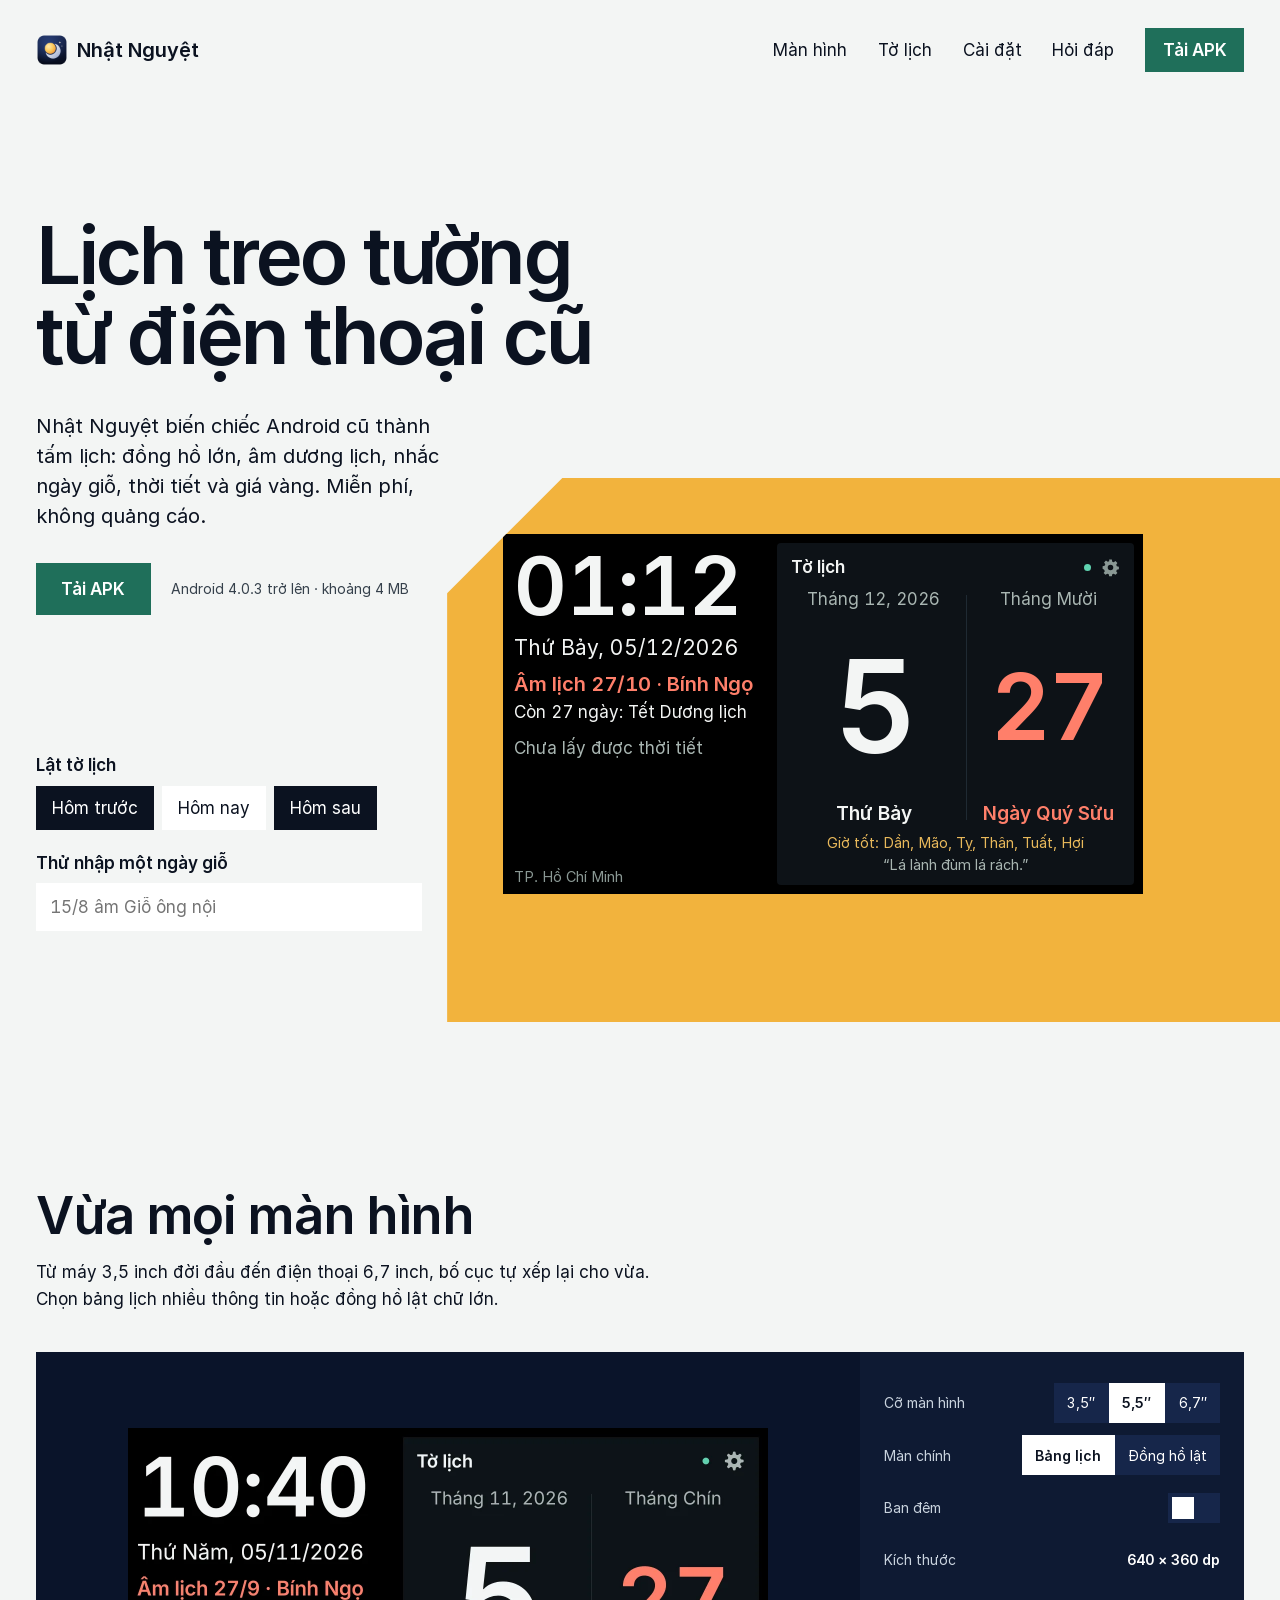
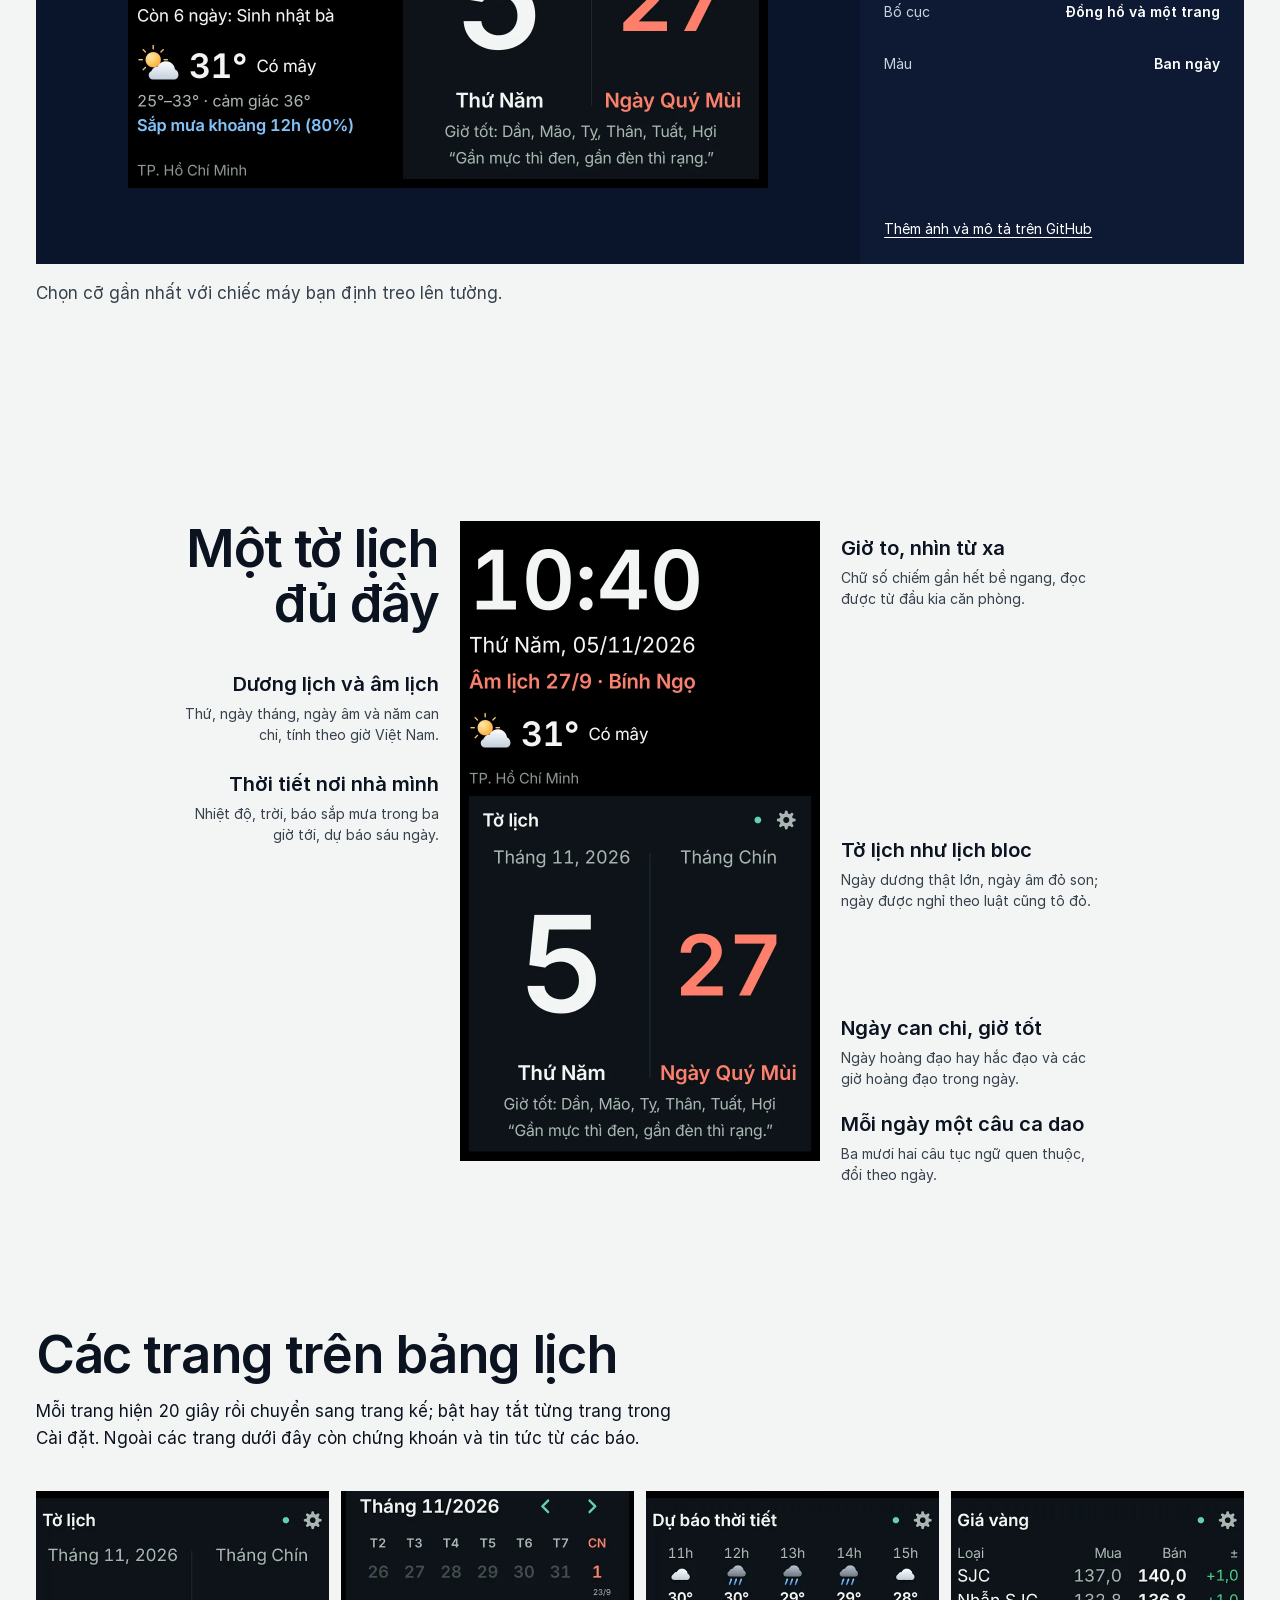
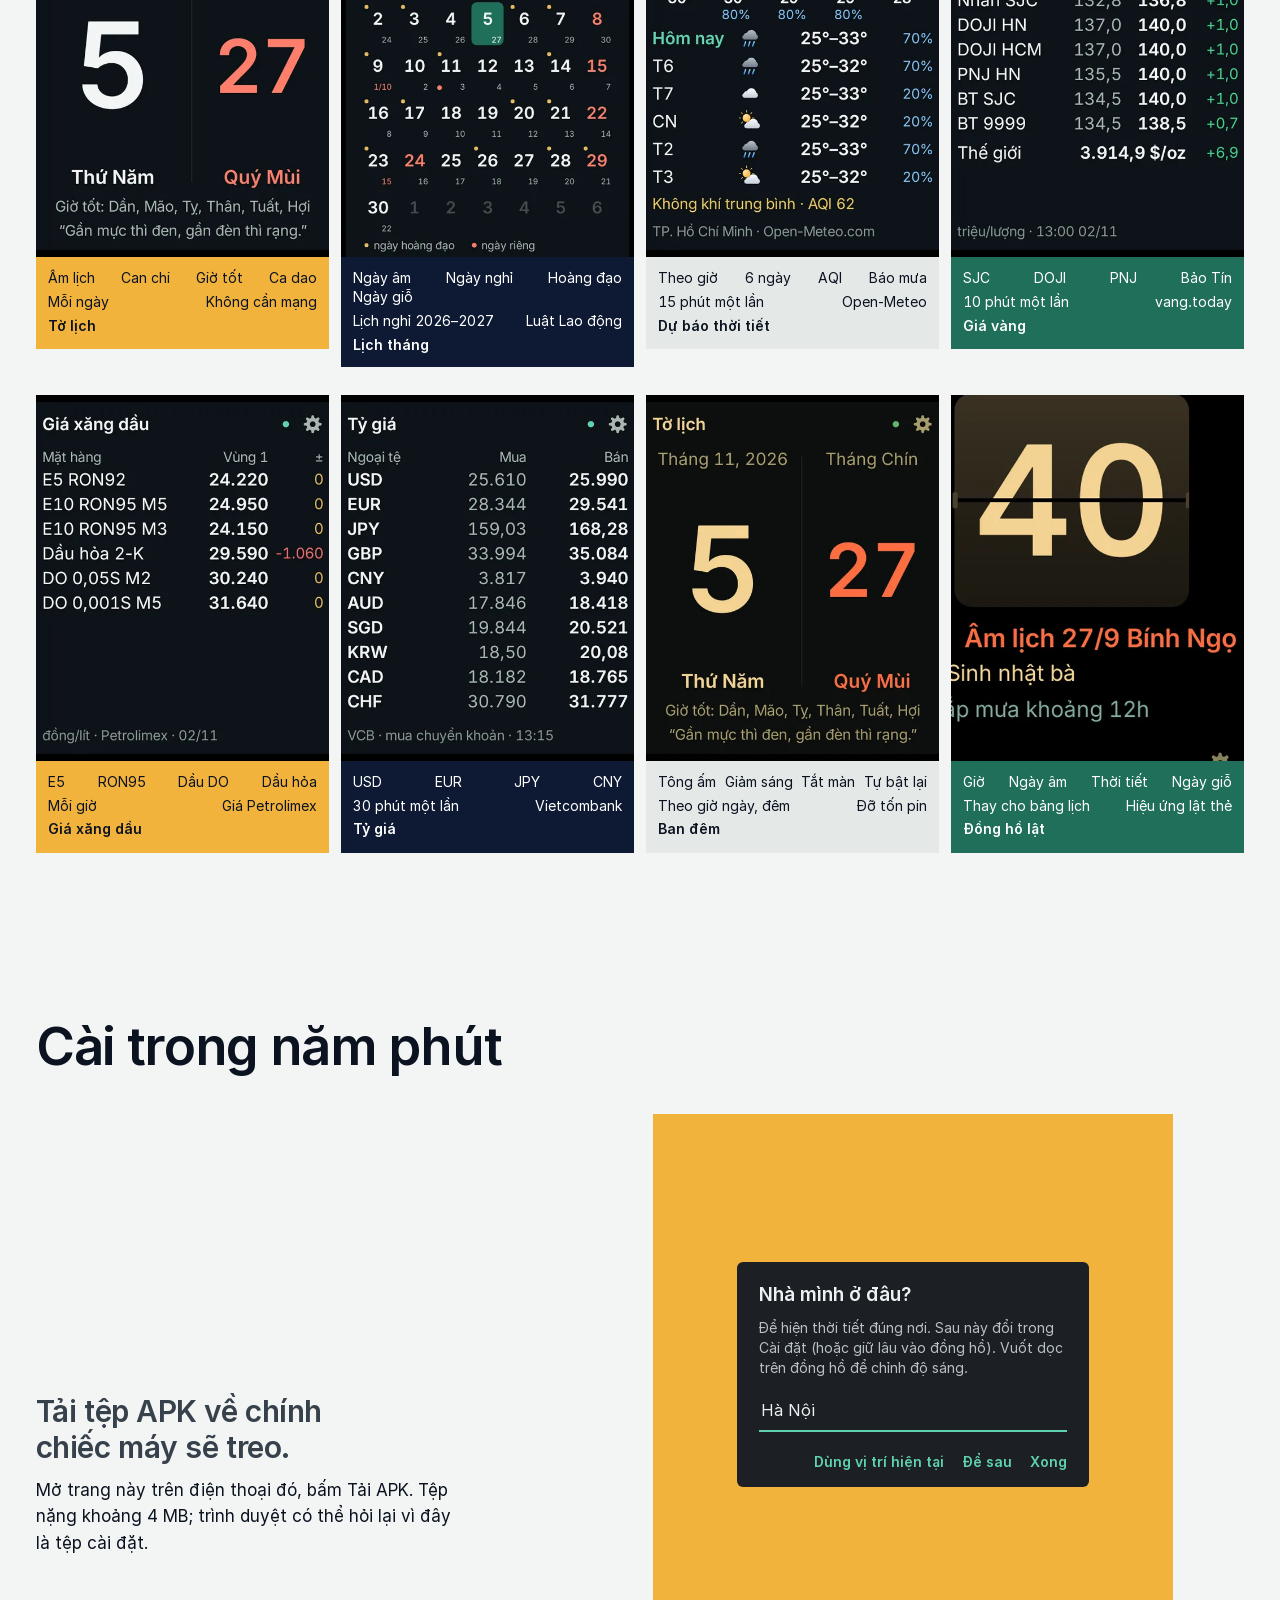
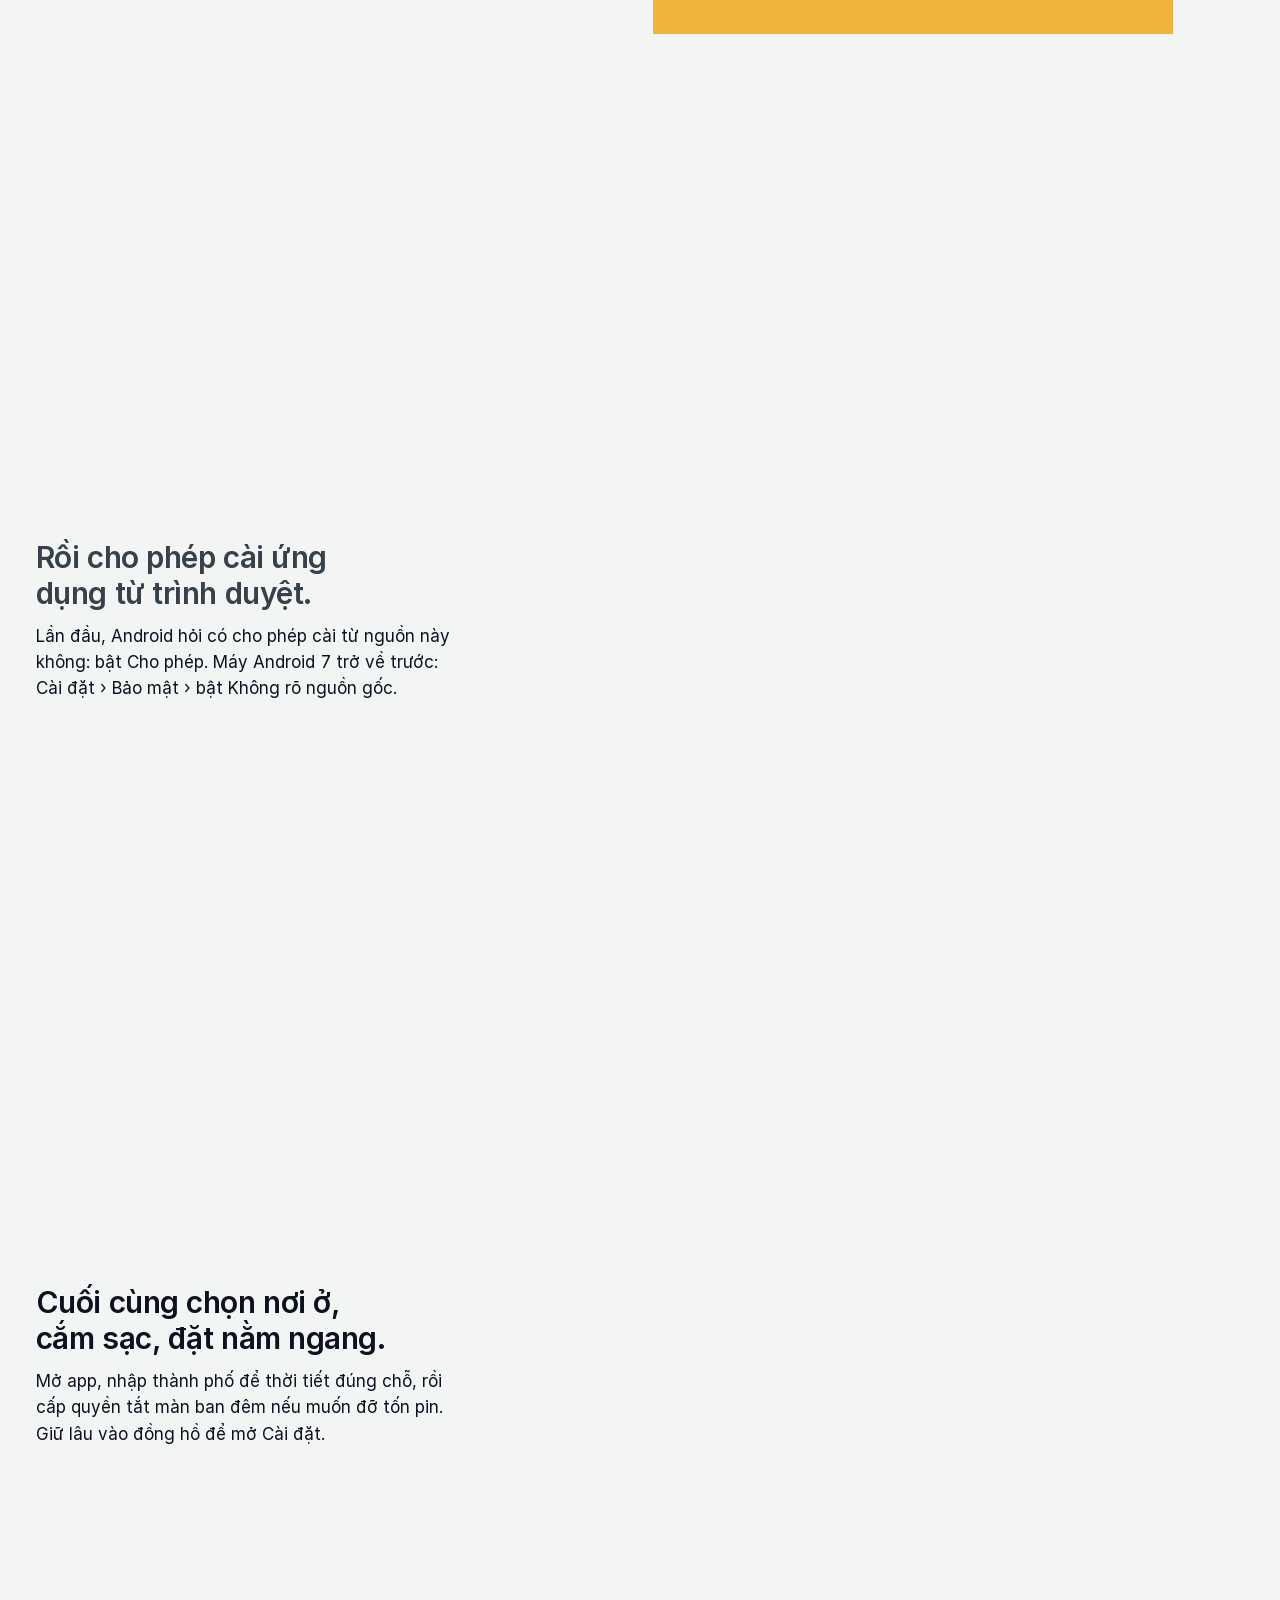
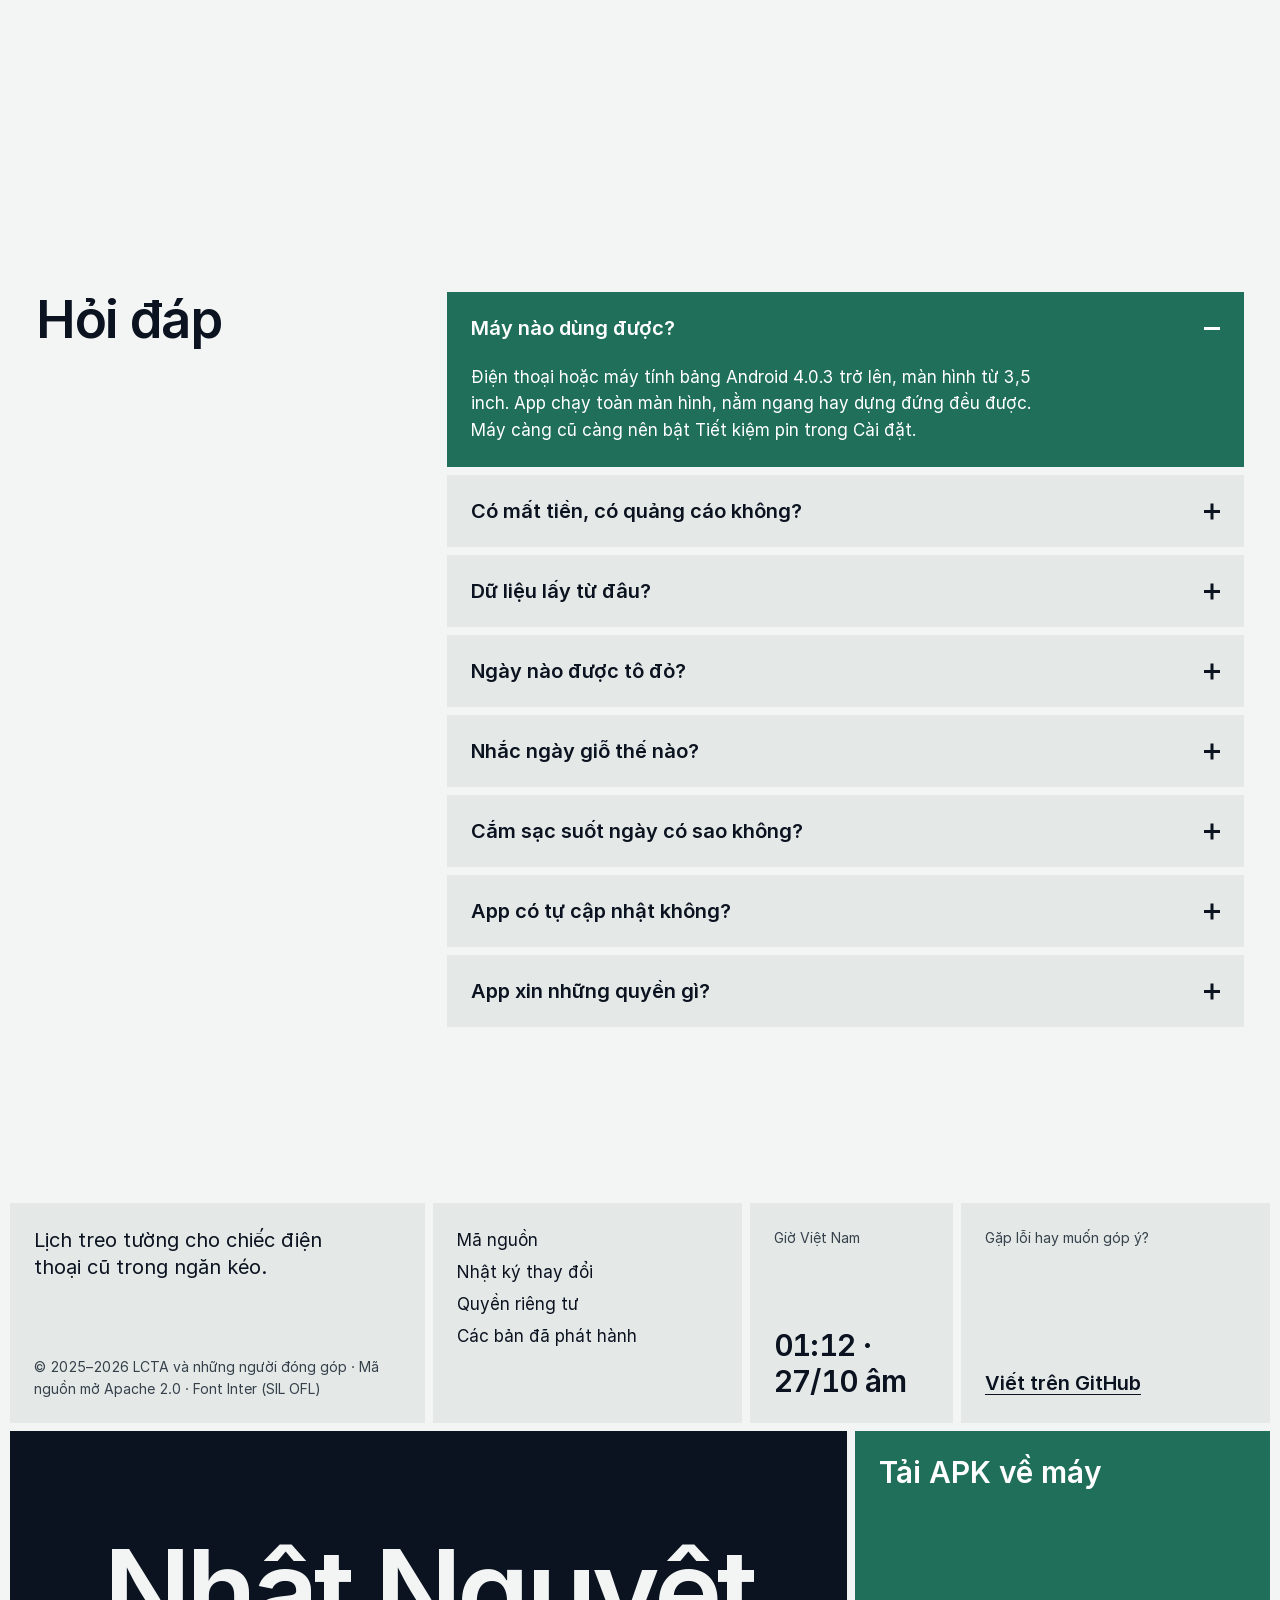
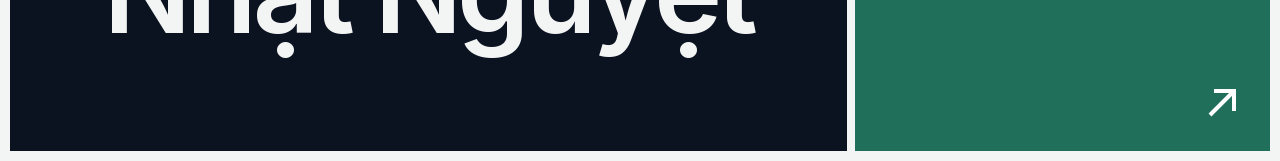
<file: docs/index.html>
<!doctype html>
<html lang="vi">
<head>
  <meta charset="utf-8">
  <meta name="viewport" content="width=device-width, initial-scale=1">
  <title>Nhật Nguyệt · Lịch treo tường cho điện thoại Android cũ</title>
  <meta name="description" content="Biến chiếc điện thoại Android cũ (từ 4.0.3) thành lịch treo tường: đồng hồ lớn, âm dương lịch, nhắc ngày giỗ, thời tiết, giá vàng. Miễn phí, không quảng cáo, mã nguồn mở.">
  <meta property="og:title" content="Nhật Nguyệt · Lịch treo tường từ điện thoại cũ">
  <meta property="og:description" content="Đồng hồ lớn, âm dương lịch, nhắc ngày giỗ, thời tiết và giá vàng cho máy Android từ 4.0.3. Miễn phí, không quảng cáo.">
  <meta property="og:image" content="https://traique.github.io/nhat-nguyet/img/screen-board-67.webp">
  <meta name="theme-color" content="#f3f5f4">
  <link rel="icon" href="img/icon.png">
  <link rel="preload" href="fonts/inter-600.woff2" as="font" type="font/woff2" crossorigin>
  <link rel="stylesheet" href="site.css">
  <script>document.documentElement.classList.add('js')</script>
  <script type="module" src="site.js"></script>
</head>
<body>
  <header class="wrap">
    <nav class="nav" aria-label="Chính">
      <a class="wordmark" href="#"><img src="img/icon.png" alt="" width="32" height="32">Nhật Nguyệt</a>
      <div class="nav-links">
        <a href="#man-hinh">Màn hình</a>
        <a href="#to-lich">Tờ lịch</a>
        <a href="#cai-dat">Cài đặt</a>
        <a href="#hoi-dap">Hỏi đáp</a>
        <a class="button" href="https://github.com/traique/nhat-nguyet/releases/latest" data-apk>Tải APK</a>
      </div>
    </nav>
  </header>

  <main>
    <section class="hero wrap" aria-labelledby="tieu-de">
      <div class="hero-grid">
        <div class="hero-text" data-reveal>
          <h1 id="tieu-de">Lịch treo tường từ điện thoại cũ</h1>
          <p class="hero-lead">Nhật Nguyệt biến chiếc Android cũ thành tấm lịch: đồng hồ lớn, âm dương lịch, nhắc ngày giỗ, thời tiết và giá vàng. Miễn phí, không quảng cáo.</p>
          <div class="hero-cta">
            <a class="button" href="https://github.com/traique/nhat-nguyet/releases/latest" data-apk>Tải APK</a>
            <span class="hero-meta" data-apk-meta>Android 4.0.3 trở lên · khoảng 4 MB</span>
          </div>
        </div>
        <div class="stage">
          <div class="board" data-ui id="board" aria-label="Bảng lịch của ứng dụng, chạy theo giờ Việt Nam">
            <img src="img/screen-board-55.webp" width="1280" height="720" alt="Bảng lịch trên điện thoại 5,5 inch: đồng hồ 10:40, Thứ Năm 05/11/2026, âm lịch 27/9 Bính Ngọ, trời có mây 31 độ, tờ lịch ngày 5 và 27 âm">
          </div>
        </div>
        <div class="stage-tools">
          <div class="tear" role="group" aria-label="Lật tờ lịch">
            <span class="tear-label">Lật tờ lịch</span>
            <button class="chip" type="button" data-step="-1">Hôm trước</button>
            <button class="chip" type="button" data-step="0" aria-pressed="true">Hôm nay</button>
            <button class="chip" type="button" data-step="1">Hôm sau</button>
          </div>
          <div class="gio">
            <label for="gio-input">Thử nhập một ngày giỗ</label>
            <input id="gio-input" type="text" autocomplete="off" placeholder="15/8 âm Giỗ ông nội" spellcheck="false">
            <p class="gio-result" id="gio-result" aria-live="polite"></p>
          </div>
        </div>
      </div>
    </section>

    <section class="section wrap" id="man-hinh" aria-labelledby="man-hinh-tieu-de">
      <div class="section-intro" data-reveal>
        <h2 class="head" id="man-hinh-tieu-de">Vừa mọi màn hình</h2>
        <p>Từ máy 3,5 inch đời đầu đến điện thoại 6,7 inch, bố cục tự xếp lại cho vừa. Chọn bảng lịch nhiều thông tin hoặc đồng hồ lật chữ lớn.</p>
      </div>
      <div class="show-panel" id="show">
        <div class="show-demo">
          <img id="show-img" src="img/screen-board-55.webp" width="1280" height="720" style="--w: 640px" alt="Bảng lịch trên màn hình 5,5 inch, ban ngày">
        </div>
        <form class="show-controls" aria-label="Chọn màn hình">
          <fieldset class="ctl">
            <legend>Cỡ màn hình</legend>
            <span class="seg">
              <input type="radio" name="size" id="s35" value="35"><label for="s35">3,5″</label>
              <input type="radio" name="size" id="s55" value="55" checked><label for="s55">5,5″</label>
              <input type="radio" name="size" id="s67" value="67"><label for="s67">6,7″</label>
            </span>
          </fieldset>
          <fieldset class="ctl">
            <legend>Màn chính</legend>
            <span class="seg">
              <input type="radio" name="mode" id="m-board" value="board" checked><label for="m-board">Bảng lịch</label>
              <input type="radio" name="mode" id="m-flip" value="flip"><label for="m-flip">Đồng hồ lật</label>
            </span>
          </fieldset>
          <div class="ctl">
            <label class="ctl-name" for="night">Ban đêm</label>
            <input class="switch" type="checkbox" id="night" name="night">
          </div>
          <div class="ctl"><span class="ctl-name">Kích thước</span><span class="ctl-value" id="v-size">640 × 360 dp</span></div>
          <div class="ctl"><span class="ctl-name">Bố cục</span><span class="ctl-value" id="v-layout">Đồng hồ và một trang</span></div>
          <div class="ctl"><span class="ctl-name">Màu</span><span class="ctl-value" id="v-light">Ban ngày</span></div>
          <p class="show-foot"><a class="link" href="https://github.com/traique/nhat-nguyet#readme">Thêm ảnh và mô tả trên GitHub</a></p>
        </form>
      </div>
      <p class="show-note muted">Chọn cỡ gần nhất với chiếc máy bạn định treo lên tường.</p>
    </section>

    <section class="section wrap" id="to-lich" aria-labelledby="to-lich-tieu-de">
      <div class="plate" id="plate">
        <div class="plate-left">
          <h2 class="head plate-title" id="to-lich-tieu-de" data-reveal><span>Một tờ lịch đủ đầy</span></h2>
          <ul class="notes notes-left">
            <li class="note" tabindex="0" style="--top: 150px" data-spot="106 74"><h3>Dương lịch và âm lịch</h3><p>Thứ, ngày tháng, ngày âm và năm can chi, tính theo giờ Việt Nam.</p></li>
            <li class="note" tabindex="0" style="--top: 250px" data-spot="184 54"><h3>Thời tiết nơi nhà mình</h3><p>Nhiệt độ, trời, báo sắp mưa trong ba giờ tới, dự báo sáu ngày.</p></li>
          </ul>
        </div>
        <figure class="plate-figure">
          <img src="img/portrait.webp" width="720" height="1280" loading="lazy" alt="Ứng dụng khi dựng đứng: đồng hồ 10:40, ngày dương và âm, thời tiết, bên dưới là tờ lịch ngày 5 tháng 11, 27 tháng Chín âm lịch">
          <img class="plate-spot" src="img/portrait.webp" width="720" height="1280" loading="lazy" alt="">
        </figure>
        <ul class="notes notes-right">
          <li class="note" tabindex="0" style="--top: 14px" data-spot="14 90"><h3>Giờ to, nhìn từ xa</h3><p>Chữ số chiếm gần hết bề ngang, đọc được từ đầu kia căn phòng.</p></li>
          <li class="note" tabindex="0" style="--top: 316px" data-spot="318 200"><h3>Tờ lịch như lịch bloc</h3><p>Ngày dương thật lớn, ngày âm đỏ son; ngày được nghỉ theo luật cũng tô đỏ.</p></li>
          <li class="note" tabindex="0" style="--top: 494px" data-spot="534 62"><h3>Ngày can chi, giờ tốt</h3><p>Ngày hoàng đạo hay hắc đạo và các giờ hoàng đạo trong ngày.</p></li>
          <li class="note" tabindex="0" style="--top: 590px" data-spot="597 32"><h3>Mỗi ngày một câu ca dao</h3><p>Ba mươi hai câu tục ngữ quen thuộc, đổi theo ngày.</p></li>
        </ul>
      </div>
    </section>

    <section class="section wrap" id="cac-trang" aria-labelledby="cac-trang-tieu-de">
      <div class="section-intro" data-reveal>
        <h2 class="head" id="cac-trang-tieu-de">Các trang trên bảng lịch</h2>
        <p>Mỗi trang hiện 20 giây rồi chuyển sang trang kế; bật hay tắt từng trang trong Cài đặt. Ngoài các trang dưới đây còn chứng khoán và tin tức từ các báo.</p>
      </div>
      <ul class="tiles">
        <li class="tile" data-reveal>
          <div class="tile-img"><img src="img/tile-sheet.webp" width="560" height="700" loading="lazy" alt="Tờ lịch: ngày 5 tháng 11 năm 2026, 27 tháng Chín âm lịch, giờ tốt và câu ca dao"></div>
          <div class="strip"><span class="strip-vals"><span>Âm lịch</span><span>Can chi</span><span>Giờ tốt</span><span>Ca dao</span></span><span class="strip-meta"><span>Mỗi ngày</span><span>Không cần mạng</span></span><span class="strip-name">Tờ lịch</span></div>
        </li>
        <li class="tile" data-reveal>
          <div class="tile-img"><img src="img/tile-month.webp" width="560" height="700" loading="lazy" alt="Lịch tháng 11/2026 có ngày âm dưới mỗi ngày, Chủ nhật và 24/11 tô đỏ"></div>
          <div class="strip"><span class="strip-vals"><span>Ngày âm</span><span>Ngày nghỉ</span><span>Hoàng đạo</span><span>Ngày giỗ</span></span><span class="strip-meta"><span>Lịch nghỉ 2026–2027</span><span>Luật Lao động</span></span><span class="strip-name">Lịch tháng</span></div>
        </li>
        <li class="tile" data-reveal>
          <div class="tile-img"><img src="img/tile-weather.webp" width="560" height="700" loading="lazy" alt="Dự báo thời tiết theo giờ và sáu ngày, chỉ số chất lượng không khí"></div>
          <div class="strip"><span class="strip-vals"><span>Theo giờ</span><span>6 ngày</span><span>AQI</span><span>Báo mưa</span></span><span class="strip-meta"><span>15 phút một lần</span><span>Open-Meteo</span></span><span class="strip-name">Dự báo thời tiết</span></div>
        </li>
        <li class="tile" data-reveal>
          <div class="tile-img"><img src="img/tile-gold.webp" width="560" height="700" loading="lazy" alt="Bảng giá vàng SJC, DOJI, PNJ, Bảo Tín và giá thế giới"></div>
          <div class="strip"><span class="strip-vals"><span>SJC</span><span>DOJI</span><span>PNJ</span><span>Bảo Tín</span></span><span class="strip-meta"><span>10 phút một lần</span><span>vang.today</span></span><span class="strip-name">Giá vàng</span></div>
        </li>
        <li class="tile" data-reveal>
          <div class="tile-img"><img src="img/tile-fuel.webp" width="560" height="700" loading="lazy" alt="Giá xăng dầu vùng 1: E5 RON92, RON95, dầu hỏa, dầu diesel"></div>
          <div class="strip"><span class="strip-vals"><span>E5</span><span>RON95</span><span>Dầu DO</span><span>Dầu hỏa</span></span><span class="strip-meta"><span>Mỗi giờ</span><span>Giá Petrolimex</span></span><span class="strip-name">Giá xăng dầu</span></div>
        </li>
        <li class="tile" data-reveal>
          <div class="tile-img"><img src="img/tile-fx.webp" width="560" height="700" loading="lazy" alt="Tỷ giá mua bán của mười ngoại tệ tại Vietcombank"></div>
          <div class="strip"><span class="strip-vals"><span>USD</span><span>EUR</span><span>JPY</span><span>CNY</span></span><span class="strip-meta"><span>30 phút một lần</span><span>Vietcombank</span></span><span class="strip-name">Tỷ giá</span></div>
        </li>
        <li class="tile" data-reveal>
          <div class="tile-img"><img src="img/tile-night.webp" width="560" height="700" loading="lazy" alt="Tờ lịch ban đêm, chữ chuyển tông vàng ấm"></div>
          <div class="strip"><span class="strip-vals"><span>Tông ấm</span><span>Giảm sáng</span><span>Tắt màn</span><span>Tự bật lại</span></span><span class="strip-meta"><span>Theo giờ ngày, đêm</span><span>Đỡ tốn pin</span></span><span class="strip-name">Ban đêm</span></div>
        </li>
        <li class="tile" data-reveal>
          <div class="tile-img"><img src="img/tile-flip.webp" width="560" height="700" loading="lazy" alt="Cận cảnh thẻ phút của đồng hồ lật ban đêm, bên dưới là dòng âm lịch"></div>
          <div class="strip"><span class="strip-vals"><span>Giờ</span><span>Ngày âm</span><span>Thời tiết</span><span>Ngày giỗ</span></span><span class="strip-meta"><span>Thay cho bảng lịch</span><span>Hiệu ứng lật thẻ</span></span><span class="strip-name">Đồng hồ lật</span></div>
        </li>
      </ul>
    </section>

    <section class="section wrap" id="cai-dat" aria-labelledby="cai-dat-tieu-de">
      <div class="section-intro" data-reveal>
        <h2 class="head" id="cai-dat-tieu-de">Cài trong năm phút</h2>
      </div>
      <div class="how">
        <div class="how-text">
          <ol class="steps">
            <li class="step is-active" data-state="1">
              <h3>Tải tệp APK về chính chiếc máy sẽ treo.</h3>
              <p>Mở trang này trên điện thoại đó, bấm Tải APK. Tệp nặng khoảng 4 MB; trình duyệt có thể hỏi lại vì đây là tệp cài đặt.</p>
            </li>
            <li class="step" data-state="2">
              <h3>Rồi cho phép cài ứng dụng từ trình duyệt.</h3>
              <p>Lần đầu, Android hỏi có cho phép cài từ nguồn này không: bật Cho phép. Máy Android 7 trở về trước: Cài đặt › Bảo mật › bật Không rõ nguồn gốc.</p>
            </li>
            <li class="step" data-state="3">
              <h3>Cuối cùng chọn nơi ở, cắm sạc, đặt nằm ngang.</h3>
              <p>Mở app, nhập thành phố để thời tiết đúng chỗ, rồi cấp quyền tắt màn ban đêm nếu muốn đỡ tốn pin. Giữ lâu vào đồng hồ để mở Cài đặt.</p>
            </li>
          </ol>
        </div>
        <div class="how-stage">
          <div class="phone-stage" id="phone-stage" aria-hidden="true">
            <div class="droid is-on" data-for="1" data-ui>
              <div class="droid-body">
                <div class="droid-row"><img src="img/icon.png" alt="" width="40" height="40"><div><p class="droid-title">NhatNguyet-1.0.3.apk</p><p class="droid-text" style="margin-top:2px">Đã tải xong · 3,9 MB</p></div></div>
                <div class="droid-bar"></div>
              </div>
              <div class="droid-actions"><span>Mở</span></div>
            </div>
            <div class="droid" data-for="2" data-ui>
              <div class="droid-body">
                <div class="droid-row"><img src="img/icon.png" alt="" width="40" height="40"><p class="droid-title">Nhật Nguyệt</p></div>
                <p class="droid-text">Bạn có muốn cài đặt ứng dụng này không?</p>
              </div>
              <div class="droid-actions"><span>Huỷ</span><span>Cài đặt</span></div>
            </div>
            <div class="droid" data-for="3" data-ui>
              <div class="droid-body">
                <p class="droid-title">Nhà mình ở đâu?</p>
                <p class="droid-text">Để hiện thời tiết đúng nơi. Sau này đổi trong Cài đặt (hoặc giữ lâu vào đồng hồ). Vuốt dọc trên đồng hồ để chỉnh độ sáng.</p>
                <p class="droid-field">Hà Nội</p>
              </div>
              <div class="droid-actions"><span>Dùng vị trí hiện tại</span><span>Để sau</span><span>Xong</span></div>
            </div>
          </div>
        </div>
      </div>
    </section>

    <section class="section wrap" id="hoi-dap" aria-labelledby="hoi-dap-tieu-de">
      <div class="faq">
        <h2 id="hoi-dap-tieu-de">Hỏi đáp</h2>
        <div class="faq-list">
          <details name="faq" open>
            <summary>Máy nào dùng được?<span class="plus" aria-hidden="true"></span></summary>
            <div class="faq-answer"><p>Điện thoại hoặc máy tính bảng Android 4.0.3 trở lên, màn hình từ 3,5 inch. App chạy toàn màn hình, nằm ngang hay dựng đứng đều được. Máy càng cũ càng nên bật Tiết kiệm pin trong Cài đặt.</p></div>
          </details>
          <details name="faq">
            <summary>Có mất tiền, có quảng cáo không?<span class="plus" aria-hidden="true"></span></summary>
            <div class="faq-answer"><p>Không. App miễn phí, không quảng cáo, không cần tài khoản. Mã nguồn mở theo giấy phép Apache 2.0, ai cũng xem và tự build được.</p></div>
          </details>
          <details name="faq">
            <summary>Dữ liệu lấy từ đâu?<span class="plus" aria-hidden="true"></span></summary>
            <div class="faq-answer"><p>App lấy thẳng từ nguồn công khai, không qua máy chủ trung gian: thời tiết và không khí từ Open-Meteo, giá vàng từ vang.today, giá xăng Petrolimex qua giaxanghomnay.com, tỷ giá Vietcombank, chứng khoán DNSE và tin tức từ RSS các báo.</p><p>Âm lịch tính ngay trên máy theo thuật toán của Hồ Ngọc Đức nên không cần mạng. Mất mạng thì app vẫn hiện dữ liệu lần gần nhất.</p></div>
          </details>
          <details name="faq">
            <summary>Ngày nào được tô đỏ?<span class="plus" aria-hidden="true"></span></summary>
            <div class="faq-answer"><p>Chủ nhật và những ngày người lao động được nghỉ hưởng nguyên lương: ngày lễ theo Điều 112 Bộ luật Lao động 2019, Ngày Văn hóa Việt Nam 24/11 (Nghị quyết 28/2026/QH16), nghỉ bù khi lễ trùng cuối tuần, cùng lịch nghỉ Tết và Quốc khánh của khối nhà nước đã công bố cho 2026 và 2027.</p><p>Ngày kỷ niệm như 8/3, 20/11 hay Trung thu chỉ ghi tên, không tô đỏ.</p></div>
          </details>
          <details name="faq">
            <summary>Nhắc ngày giỗ thế nào?<span class="plus" aria-hidden="true"></span></summary>
            <div class="faq-answer"><p>Vào Cài đặt › Ngày giỗ, thêm từng ngày, ví dụ “15/8 âm Giỗ ông nội” hay “20/11 Sinh nhật mẹ”. Bảng lịch nhắc trước 7 ngày, tờ lịch ghi tên đúng hôm đó, lịch tháng có chấm đỏ. Ngày 30 âm rơi vào tháng thiếu thì tính ngày 29.</p></div>
          </details>
          <details name="faq">
            <summary>Cắm sạc suốt ngày có sao không?<span class="plus" aria-hidden="true"></span></summary>
            <div class="faq-answer"><p>App hạn chế hao pin và nóng máy: ban đêm tắt màn khi không ai chạm, tự giảm sáng khi pin từ 42°C hoặc còn dưới 20% lúc không sạc, chế độ Tiết kiệm pin gom việc tải dữ liệu 30 phút một lần. Cài đặt có thống kê pin hao bao nhiêu mỗi giờ và nóng nhất bao nhiêu độ.</p><p>Android không cho ứng dụng tự ngắt sạc; muốn giữ pin trong khoảng 40–80% thì dùng ổ cắm hẹn giờ.</p></div>
          </details>
          <details name="faq">
            <summary>App có tự cập nhật không?<span class="plus" aria-hidden="true"></span></summary>
            <div class="faq-answer"><p>Có, với bản tải ở trang này. Khi có bản mới, dòng dưới cùng của bảng lịch báo “Có bản mới · chạm để cài”. App kiểm tra mã SHA-256 của tệp tải về, và Android chỉ cho cài đè bản có cùng chữ ký.</p></div>
          </details>
          <details name="faq">
            <summary>App xin những quyền gì?<span class="plus" aria-hidden="true"></span></summary>
            <div class="faq-answer"><p>Mạng để tải dữ liệu; vị trí gần đúng chỉ khi bạn bấm “Dùng vị trí hiện tại”; quản trị thiết bị nếu muốn ban đêm tắt hẳn màn hình (chỉ dùng để tắt màn); hiện trên ứng dụng khác, từ Android 10, để sáng ra tự bật lại.</p><p>App không thu thập hay gửi dữ liệu cá nhân đi đâu. Xem <a class="link" href="https://github.com/traique/nhat-nguyet/blob/main/PRIVACY.md">chính sách quyền riêng tư</a>.</p></div>
          </details>
        </div>
      </div>
    </section>
  </main>

  <footer class="footer">
    <div class="ft ft-statement">
      <p>Lịch treo tường cho chiếc điện thoại cũ trong ngăn kéo.</p>
      <p class="ft-legal">© 2025–2026 LCTA và những người đóng góp · Mã nguồn mở Apache 2.0 · Font Inter (SIL OFL)</p>
    </div>
    <nav class="ft ft-nav" aria-label="Liên kết">
      <ul>
        <li><a href="https://github.com/traique/nhat-nguyet">Mã nguồn</a></li>
        <li><a href="https://github.com/traique/nhat-nguyet/blob/main/CHANGELOG.md">Nhật ký thay đổi</a></li>
        <li><a href="https://github.com/traique/nhat-nguyet/blob/main/PRIVACY.md">Quyền riêng tư</a></li>
        <li><a href="https://github.com/traique/nhat-nguyet/releases">Các bản đã phát hành</a></li>
      </ul>
    </nav>
    <div class="ft ft-time">
      <p>Giờ Việt Nam</p>
      <p class="ft-clock" id="ft-clock">Âm lịch hôm nay</p>
    </div>
    <div class="ft ft-help">
      <p class="muted">Gặp lỗi hay muốn góp ý?</p>
      <a class="link" href="https://github.com/traique/nhat-nguyet/issues">Viết trên GitHub</a>
    </div>
    <div class="ft ft-mark" aria-hidden="true"><p>Nhật Nguyệt</p></div>
    <a class="ft ft-cta" href="https://github.com/traique/nhat-nguyet/releases/latest" data-apk-plain>
      <span>Tải APK về máy</span>
      <svg viewBox="0 0 48 48" fill="none" stroke="currentColor" stroke-width="4" aria-hidden="true"><path d="M12 36 36 12M16 12h20v20"/></svg>
    </a>
  </footer>
</body>
</html>
</file>
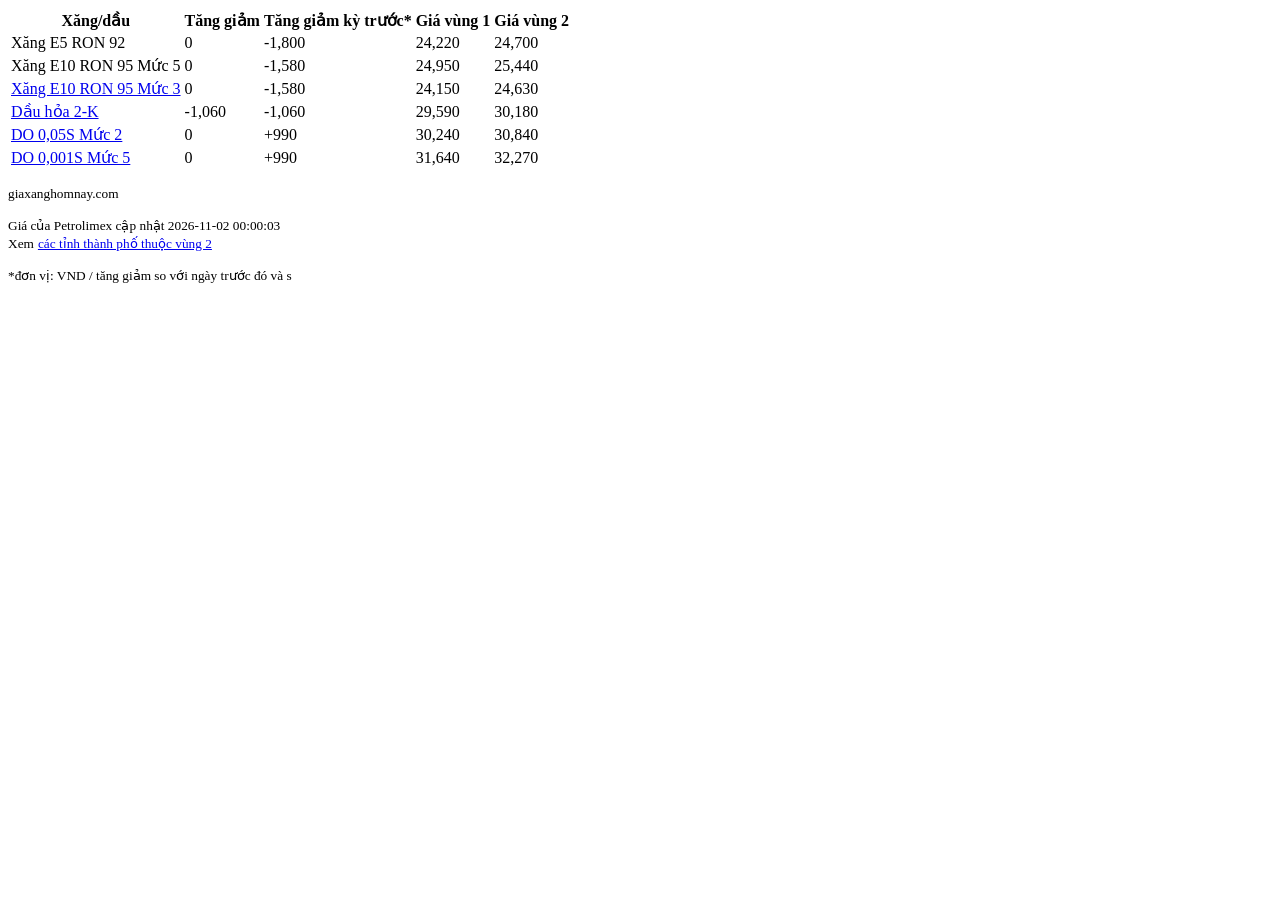
<file: app/src/test/resources/fuel.html>
<html><body><div><table class="table-petro [&>tbody>tr>td:nth-child(5)]:w-[100px] [&>tbody>tr>td:nth-child(5)]:text-right mt-3 mb-2 w-full [&amp;&gt;tbody&gt;tr&gt;td:nth-child(2)]:w-[100px] [&amp;&gt;tbody&gt;tr&gt;td:nth-child(3)]:w-[140px] [&amp;&gt;tbody&gt;tr&gt;td:nth-child(4)]:w-[100px] [&amp;&gt;tbody&gt;*:nth-child(even)]:bg-gray-50 [&amp;&gt;tbody&gt;tr&gt;td:nth-child(2)]:text-right [&amp;&gt;tbody&gt;tr&gt;td:nth-child(3)]:text-right [&amp;&gt;tbody&gt;tr&gt;td:nth-child(4)]:text-right md:[&amp;&gt;tbody&gt;tr&gt;*:nth-child(odd)]:w-[230px]">
            <thead>
                <tr>
                    <th class="border border-gray-200 p-1.5 text-[15px] font-bold text-white bg-[#f58026]">Xăng/dầu</th>
                    <th class="border border-gray-200 p-1.5 text-[15px] font-bold text-white bg-[#f58026]">Tăng giảm</th>
                    <th class="border border-gray-200 p-1.5 text-[15px] font-bold text-white bg-[#f58026]">Tăng giảm kỳ trước*</th>
                    <th class="border border-gray-200 p-1.5 text-[15px] font-bold text-white bg-[#f58026]">Giá vùng 1</th>
                    <th class="border border-gray-200 p-1.5 text-[15px] font-bold text-white bg-[#f58026]">Giá vùng 2</th>
                </tr>
            </thead>
            <tbody>
                                <tr>
                    <td class="border border-gray-200 p-1.5 text-[16px] font-bold">
                                                        Xăng E5 RON 92
                                            </td>
                    <td class="border border-gray-200 p-1.5 text-[16px] font-bold text-gray-600">
    0
</td>
                    <td class="border border-gray-200 p-1.5 text-[16px] font-bold text-green-600">
    -1,800
</td>
                    <td class="border border-gray-200 p-1.5 text-[16px] font-bold text-right">24,220</td>
                    <td class="border border-gray-200 p-1.5 text-[16px] font-bold text-right">24,700</td>
                </tr>
                                <tr>
                    <td class="border border-gray-200 p-1.5 text-[16px] font-bold">
                                                        Xăng E10 RON 95 Mức 5
                                            </td>
                    <td class="border border-gray-200 p-1.5 text-[16px] font-bold text-gray-600">
    0
</td>
                    <td class="border border-gray-200 p-1.5 text-[16px] font-bold text-green-600">
    -1,580
</td>
                    <td class="border border-gray-200 p-1.5 text-[16px] font-bold text-right">24,950</td>
                    <td class="border border-gray-200 p-1.5 text-[16px] font-bold text-right">25,440</td>
                </tr>
                                <tr>
                    <td class="border border-gray-200 p-1.5 text-[16px] font-bold">
                                                        <a href="#RON95III">Xăng E10 RON 95 Mức 3</a>
                                                    </td>
                    <td class="border border-gray-200 p-1.5 text-[16px] font-bold text-gray-600">
    0
</td>
                    <td class="border border-gray-200 p-1.5 text-[16px] font-bold text-green-600">
    -1,580
</td>
                    <td class="border border-gray-200 p-1.5 text-[16px] font-bold text-right">24,150</td>
                    <td class="border border-gray-200 p-1.5 text-[16px] font-bold text-right">24,630</td>
                </tr>
                                <tr>
                    <td class="border border-gray-200 p-1.5 text-[16px] font-bold">
                                                        <a href="#DauKO">Dầu hỏa 2-K</a>
                                                    </td>
                    <td class="border border-gray-200 p-1.5 text-[16px] font-bold text-green-600">
    -1,060
</td>
                    <td class="border border-gray-200 p-1.5 text-[16px] font-bold text-green-600">
    -1,060
</td>
                    <td class="border border-gray-200 p-1.5 text-[16px] font-bold text-right">29,590</td>
                    <td class="border border-gray-200 p-1.5 text-[16px] font-bold text-right">30,180</td>
                </tr>
                                <tr>
                    <td class="border border-gray-200 p-1.5 text-[16px] font-bold">
                                                        <a href="#DO005SII">DO 0,05S Mức 2</a>
                                                    </td>
                    <td class="border border-gray-200 p-1.5 text-[16px] font-bold text-gray-600">
    0
</td>
                    <td class="border border-gray-200 p-1.5 text-[16px] font-bold text-red-600">
    +990
</td>
                    <td class="border border-gray-200 p-1.5 text-[16px] font-bold text-right">30,240</td>
                    <td class="border border-gray-200 p-1.5 text-[16px] font-bold text-right">30,840</td>
                </tr>
                                <tr>
                    <td class="border border-gray-200 p-1.5 text-[16px] font-bold">
                                                        <a href="#DO0001SV">DO 0,001S Mức 5</a>
                                                    </td>
                    <td class="border border-gray-200 p-1.5 text-[16px] font-bold text-gray-600">
    0
</td>
                    <td class="border border-gray-200 p-1.5 text-[16px] font-bold text-red-600">
    +990
</td>
                    <td class="border border-gray-200 p-1.5 text-[16px] font-bold text-right">31,640</td>
                    <td class="border border-gray-200 p-1.5 text-[16px] font-bold text-right">32,270</td>
                </tr>
                  
            </tbody>
        </table></div><div>   </tr>
                  
            </tbody>
        </table>
        <div class="mb-4 text-gray-600">
            <p class="text-right"><small>giaxanghomnay.com</small></p>
            <p><small>Giá của Petrolimex cập nhật <span class="date_info">2026-11-02 00:00:03</span></small><br>
                <small>Xem</small> <a href="#" class="text-blue-700 modal-toggle"><small>các tỉnh thành phố thuộc vùng 2</small></a></p>
            <p><small>*đơn vị: VND / tăng giảm so với ngày trước đó và s</div></body></html>
</file>
<file: docs/site.css>
@font-face { font-family: Inter; font-weight: 400; font-display: swap; src: url(fonts/inter-400.woff2) format('woff2'); }
@font-face { font-family: Inter; font-weight: 600; font-display: swap; src: url(fonts/inter-600.woff2) format('woff2'); }

:root {
  --bg: #f3f5f4;
  --surface: #e4e9e7;
  --ink: #0b1220;
  --muted: #36414c;
  --stage: #f2b33d;
  --night: #0e1a33;
  --night-2: #16264a;
  --accent: #1f6f5a;
  --accent-strong: #185846;
  --accent-ink: #ffffff;

  --step-small: 0.875rem;
  --step-body: 1.0625rem;
  --step-lead: 1.25rem;
  --step-sub: clamp(1.5rem, 1.1rem + 1vw, 1.875rem);
  --step-head: clamp(2rem, 1.2rem + 2.6vw, 3.5rem);
  --step-display: clamp(2.6rem, 1rem + 5.2vw, 5rem);

  --margin: clamp(1rem, 2.8vw, 2.5rem);
  --gutter: clamp(1rem, 2vw, 2rem);
  --section: clamp(6rem, 13vw, 13rem);

  --ease-out: cubic-bezier(0.22, 1, 0.36, 1);
  --ease-in-out: cubic-bezier(0.76, 0, 0.24, 1);
  --ease-soft: cubic-bezier(0.33, 1, 0.68, 1);
}

*, *::before, *::after { box-sizing: border-box; }
html { -webkit-text-size-adjust: 100%; text-size-adjust: 100%; }
body { margin: 0; background: var(--bg); color: var(--ink); font-family: Inter, system-ui, sans-serif; font-size: var(--step-body); line-height: 1.55; -webkit-font-smoothing: antialiased; }
h1, h2, h3, p, figure, ol, ul, dl, dd { margin: 0; }
ol, ul { padding: 0; list-style: none; }
img { display: block; max-width: 100%; height: auto; }
button, input { font: inherit; color: inherit; }
button { background: none; border: 0; padding: 0; cursor: pointer; }
a { color: inherit; }
h1, h2, h3 { font-weight: 600; text-wrap: balance; }
p { max-width: 62ch; text-wrap: pretty; }
:focus-visible { outline: 3px solid var(--accent); outline-offset: 3px; }
::selection { background: var(--accent); color: var(--accent-ink); }
:target { scroll-margin-top: 5rem; }
.sr-only { position: absolute; width: 1px; height: 1px; overflow: hidden; clip-path: inset(50%); white-space: nowrap; }
.wrap { padding-inline: var(--margin); }
.grid { display: grid; grid-template-columns: repeat(12, minmax(0, 1fr)); column-gap: var(--gutter); }
.head { font-size: var(--step-head); line-height: 1.05; letter-spacing: -0.025em; }
.muted { color: var(--muted); }
.small { font-size: var(--step-small); line-height: 1.5; }

.button {
  display: inline-flex; align-items: center; justify-content: center; min-height: 3.25rem; padding: 0 1.6rem;
  background: var(--accent); color: var(--accent-ink); font-weight: 600; text-decoration: none; white-space: nowrap;
  transition: transform 140ms var(--ease-out), background-color 180ms ease;
}
.button:active { transform: scale(0.97); }
.link { text-decoration: underline; text-decoration-thickness: 0.07em; text-underline-offset: 0.2em; }
@media (hover: hover) and (pointer: fine) {
  .button:hover { background: var(--accent-strong); }
  .link:hover { text-decoration-thickness: 0.14em; }
}

/* ---------- thanh điều hướng ---------- */
.nav { display: flex; align-items: center; justify-content: space-between; gap: 1.5rem; padding-block: 1.75rem; }
.wordmark { display: inline-flex; align-items: center; gap: 0.6rem; font-weight: 600; font-size: var(--step-lead); text-decoration: none; }
.wordmark img { width: 2rem; height: 2rem; }
.nav-links { display: flex; align-items: center; gap: clamp(1rem, 2.4vw, 2.25rem); }
.nav-links a:not(.button) { text-decoration: none; }
.nav-links .button { min-height: 2.75rem; padding: 0 1.1rem; }
@media (hover: hover) and (pointer: fine) { .nav-links a:not(.button):hover { text-decoration: underline; text-underline-offset: 0.3em; } }
@media (max-width: 47.99em) { .nav-links a:not(.button) { display: none; } }

/* ---------- màn đầu: tiêu đề góc trên trái, bảng lịch sống trên nền vàng cắt góc ---------- */
.hero { position: relative; overflow: hidden; }
.hero-text { padding-top: clamp(2.5rem, 7vw, 6.5rem); }
.hero h1 { font-size: var(--step-display); line-height: 1; letter-spacing: -0.035em; max-width: 9.5em; }
.hero-lead { margin-top: 2.25rem; font-size: var(--step-lead); line-height: 1.5; max-width: 40ch; }
.hero-cta { margin-top: 2rem; display: flex; flex-wrap: wrap; align-items: center; gap: 0.75rem 1.25rem; }
.hero-meta { font-size: var(--step-small); color: var(--muted); }
.stage {
  --cut: clamp(4.5rem, 9vw, 10rem);
  margin-top: 3rem; margin-inline: calc(var(--margin) * -1); background: var(--stage);
  clip-path: polygon(var(--cut) 0, 100% 0, 100% 100%, 0 100%, 0 var(--cut));
  padding: calc(var(--cut) * 0.6) var(--margin) 3rem;
}
.stage-tools { margin-top: 1.75rem; display: grid; gap: 1.25rem; max-width: 40rem; }
.tear { display: flex; flex-wrap: wrap; align-items: center; gap: 0.5rem; }
.tear-label { flex-basis: 100%; font-weight: 600; }
.chip {
  min-height: 2.75rem; padding: 0 1rem; background: var(--ink); color: #fff;
  transition: transform 140ms var(--ease-out), background-color 180ms ease;
}
.chip:active { transform: scale(0.96); }
.chip[aria-pressed='true'] { background: #fff; color: var(--ink); }
@media (hover: hover) and (pointer: fine) { .chip:hover { background: #26324a; } .chip[aria-pressed='true']:hover { background: #fff; } }
.gio label { display: block; font-weight: 600; margin-bottom: 0.4rem; }
.gio input { width: 100%; max-width: 26rem; min-height: 3rem; padding: 0.6rem 0.9rem; background: #fff; border: 0; }
.gio-result { margin-top: 0.5rem; min-height: 1.6em; }
html:not(.js) .stage-tools, html:not(.js) .show-controls { display: none; }

@media (min-width: 64em) {
  .hero { min-height: 100svh; }
  .hero-grid { display: grid; grid-template-columns: repeat(12, minmax(0, 1fr)); column-gap: var(--gutter); }
  .hero-text { grid-column: 1 / 7; grid-row: 1; padding-top: clamp(4rem, 9vw, 8rem); }
  .hero-lead, .hero-cta { max-width: 26rem; }
  .stage {
    grid-column: 5 / 13; grid-row: 1; align-self: end; margin: 0 calc(var(--margin) * -1) 0 0;
    margin-top: clamp(21rem, 42svh, 30rem); padding: 3.5rem 2rem 3.5rem 3.5rem; min-height: 34rem;
  }
  .stage-tools { grid-column: 1 / 5; grid-row: 1; align-self: end; margin: 0 0 3.5rem; max-width: 26rem; }
}

/* ---------- bảng lịch: màn hình chính của app dựng bằng HTML, đúng kích thước dp ---------- */
.board {
  --b-text: #f3f5f4; --b-dim: #a9b6b2; --b-meta: #8a9894; --b-panel: #0d1217; --b-line: #1f2a33;
  --b-lunar: #ff7f6a; --b-gold: #e9b95b; --b-accent: #5fd3b0; --b-rain: #7fc4ff;
  background: #000; color: var(--b-text); display: grid; gap: 10px; padding: 9px; width: 100%; max-width: 400px;
  line-height: 1.2; font-size: 15px; overflow: hidden;
}
.board > img { grid-column: 1 / -1; width: 100%; }
.b-col { display: flex; flex-direction: column; min-width: 0; padding: 0 2px; }
.b-clock { font-size: 82px; font-weight: 600; letter-spacing: -0.02em; line-height: 0.95; margin-top: 4px; }
.b-date { font-size: 21px; margin-top: 10px; }
.b-lunar { font-size: 20px; font-weight: 600; color: var(--b-lunar); margin-top: 12px; }
.b-note { font-size: 17px; margin-top: 6px; }
.b-note.is-lunar { color: var(--b-lunar); }
.b-wx { display: flex; align-items: center; gap: 8px; margin-top: 16px; }
.b-icon { width: 40px; height: 40px; flex: none; }
.b-temp { font-size: 34px; font-weight: 600; white-space: nowrap; }
.b-desc { font-size: 17px; min-width: 0; }
.b-wx.is-empty .b-desc { color: var(--b-dim); }
.b-detail { font-size: 16px; color: var(--b-dim); margin-top: 6px; }
.b-rain { font-size: 16px; font-weight: 600; color: var(--b-rain); margin-top: 4px; }
.b-status { font-size: 14.5px; color: var(--b-meta); margin-top: auto; padding-top: 12px; }
.b-page { background: var(--b-panel); border-radius: 4px; padding: 14px 14px 12px; display: flex; flex-direction: column; min-width: 0; }
.b-head { display: flex; align-items: center; gap: 10px; font-size: 17px; font-weight: 600; }
.b-head span:first-child { margin-right: auto; }
.b-dot { width: 7px; height: 7px; border-radius: 50%; background: var(--b-accent); }
.b-gear { width: 19px; height: 19px; color: var(--b-meta); }
.b-faces { display: grid; grid-template-columns: 1.15fr 1px 1fr; gap: 0 10px; margin-top: 12px; flex: 1; }
.b-faces::before { content: ''; grid-column: 2; grid-row: 1; background: var(--b-line); margin-block: 6px; }
.b-sol, .b-lun { display: flex; flex-direction: column; align-items: center; text-align: center; min-width: 0; }
.b-sol { grid-column: 1; grid-row: 1; }
.b-lun { grid-column: 3; grid-row: 1; }
.b-m { font-size: 17px; color: var(--b-dim); white-space: nowrap; }
.b-big { font-size: 128px; font-weight: 600; line-height: 1; letter-spacing: -0.03em; margin-block: auto; padding-block: 6px; }
.b-big.is-red, .b-wd.is-red { color: var(--b-lunar); }
.b-lun .b-big { font-size: 92px; color: var(--b-lunar); }
.b-wd, .b-cc { font-size: 19px; font-weight: 600; white-space: nowrap; }
.b-cc { color: var(--b-lunar); }
.b-hol { font-size: 15px; font-weight: 600; color: var(--b-lunar); text-align: center; margin-top: 8px; }
.b-gio { font-size: 14.5px; color: var(--b-dim); text-align: center; margin-top: 8px; }
.b-gio.is-good { color: var(--b-gold); }
.b-quote { font-size: 14.5px; color: var(--b-dim); text-align: center; margin-top: 4px; }
.b-page.is-turning { animation: b-turn 420ms var(--ease-out); }
@keyframes b-turn { from { opacity: 0.2; transform: translateY(-14px) rotateX(18deg); } }
@media (min-width: 45em) {
  .board { grid-template-columns: 255px minmax(0, 1fr); width: 640px; max-width: none; height: 360px; }
  .b-page { height: 342px; }
}
@media (max-width: 44.99em) {
  .b-clock { font-size: 76px; }
  .b-page { min-height: 340px; }
}

/* ---------- các phần ---------- */
.section { padding-top: var(--section); }
.section-intro { max-width: 40rem; }
.section-intro p { margin-top: 1rem; }

/* Vừa mọi màn hình: ảnh chụp bên trái, nút chọn bên phải */
.show-panel { margin-top: 2.5rem; display: grid; background: var(--night); color: #fff; }
.show-demo { background: #0a142a; padding: clamp(1rem, 3vw, 2.5rem); display: grid; place-items: center; min-height: 26rem; }
.show-demo img { width: var(--w, 640px); max-width: 100%; background: #000; transition: opacity 200ms ease; }
.show-demo img.is-swapping { opacity: 0.25; }
.show-controls { padding: 1.5rem; display: flex; flex-direction: column; }
.ctl { display: flex; align-items: center; justify-content: space-between; gap: 1rem; min-height: 3.25rem; border: 0; margin: 0; padding: 0.4rem 0; }
.ctl legend, .ctl-name { float: left; font-size: var(--step-small); color: #c9d3de; padding: 0; }
.seg { display: inline-flex; background: var(--night-2); }
.seg input { position: absolute; opacity: 0; pointer-events: none; }
.seg label { min-height: 2.5rem; padding: 0 0.85rem; display: inline-flex; align-items: center; font-size: var(--step-small); white-space: nowrap; cursor: pointer; transition: background-color 180ms ease; }
.seg input:checked + label { background: #fff; color: var(--ink); font-weight: 600; }
.seg input:focus-visible + label { outline: 3px solid var(--stage); outline-offset: -3px; }
.switch { appearance: none; width: 3.25rem; height: 1.85rem; background: var(--night-2); position: relative; cursor: pointer; transition: background-color 180ms ease; margin: 0; }
.switch::after { content: ''; position: absolute; top: 0.25rem; left: 0.25rem; width: 1.35rem; height: 1.35rem; background: #fff; transition: transform 220ms var(--ease-out); }
.switch:checked { background: var(--stage); }
.switch:checked::after { transform: translateX(1.4rem); background: var(--ink); }
.switch:focus-visible { outline: 3px solid var(--stage); outline-offset: 2px; }
.ctl-value { font-size: var(--step-small); font-weight: 600; text-align: right; }
.show-foot { margin-top: auto; padding-top: 1.5rem; font-size: var(--step-small); }
.show-note { margin-top: 1rem; }
@media (min-width: 64em) {
  .show-panel { grid-template-columns: minmax(0, 1fr) 24rem; }
  .show-demo { min-height: 32rem; }
}

/* Tờ lịch: ảnh màn dựng đứng ở giữa, ghi chú hai bên lề */
.plate { margin-top: 3rem; display: grid; gap: 2.5rem; }
.plate-figure { position: relative; width: 360px; max-width: 100%; margin-inline: auto; }
.plate-figure img { width: 100%; transition: opacity 260ms ease; }
.plate-spot { position: absolute; inset: 0; clip-path: inset(0 0 100% 0); opacity: 0; transition: opacity 200ms ease; }
.plate.is-spot .plate-figure > img:first-child { opacity: 0.3; }
.plate.is-spot .plate-spot { opacity: 1; clip-path: var(--spot); }
.notes { display: grid; gap: 1.75rem; }
.note { max-width: 24ch; outline-offset: 6px; cursor: default; }
.note h3 { font-size: var(--step-lead); line-height: 1.3; }
.note p { font-size: var(--step-small); color: var(--muted); margin-top: 0.35rem; }
@media (min-width: 64em) {
  .plate { grid-template-columns: repeat(12, minmax(0, 1fr)); column-gap: var(--gutter); gap: 0; align-items: start; }
  .plate-left { grid-column: 1 / 5; grid-row: 1; position: relative; height: 640px; }
  .plate-title { text-align: right; margin-left: auto; max-width: 7em; }
  .plate-figure { grid-column: 5 / 9; grid-row: 1; }
  .notes { display: block; }
  .notes-right { grid-column: 9 / 13; grid-row: 1; position: relative; height: 640px; }
  .notes .note { position: absolute; top: var(--top); }
  .notes-left .note { right: 0; text-align: right; }
}
@media (max-width: 63.99em) {
  .plate-left { display: contents; }
  .plate-figure { order: 1; }
  .notes-left { order: 2; }
  .notes-right { order: 3; margin-top: -1rem; }
  .notes { grid-template-columns: 1fr 1fr; gap: 1.5rem 1.25rem; }
}

/* Các trang: ảnh chụp kèm dải nhãn màu */
.tiles { margin-top: 2.5rem; display: grid; grid-template-columns: repeat(2, minmax(0, 1fr)); gap: 28px 8px; }
.tile { display: flex; flex-direction: column; }
.tile-img { overflow: hidden; background: #000; aspect-ratio: 4 / 5; }
.tile-img img { width: 100%; height: 100%; object-fit: cover; }
.strip { min-height: 5.75rem; padding: 0.75rem; font-size: var(--step-small); line-height: 1.35; display: grid; gap: 0.3rem; align-content: start; font-variant-numeric: tabular-nums; }
.strip-vals { display: flex; flex-wrap: wrap; justify-content: space-between; gap: 0 0.5rem; }
.strip-meta { display: flex; justify-content: space-between; gap: 0.75rem; }
.strip-name { font-weight: 600; }
.tile:nth-child(4n + 1) .strip { background: var(--stage); color: var(--ink); }
.tile:nth-child(4n + 2) .strip { background: var(--night); color: #fff; }
.tile:nth-child(4n + 3) .strip { background: var(--surface); color: var(--ink); }
.tile:nth-child(4n + 4) .strip { background: var(--accent); color: #fff; }
@media (max-width: 47.99em) {
  .tile:nth-child(4n + 3) .strip { background: var(--accent); color: #fff; }
  .tile:nth-child(4n + 4) .strip { background: var(--surface); color: var(--ink); }
  .strip-meta { display: none; }
}
@media (min-width: 48em) { .tiles { grid-template-columns: repeat(4, minmax(0, 1fr)); gap: 28px 12px; } }

/* Cài đặt: khung minh hoạ đứng yên, đổi theo bước đang đọc */
.steps { display: grid; gap: var(--gutter); }
.how { margin-top: 2.5rem; }
.step { min-height: 60svh; display: flex; flex-direction: column; justify-content: center; }
.step h3 { font-size: var(--step-sub); line-height: 1.2; letter-spacing: -0.015em; max-width: 16em; color: var(--muted); transition: color 240ms ease; }
.step p { margin-top: 0.75rem; max-width: 38ch; }
.step.is-active h3 { color: var(--ink); }
.phone-stage { position: sticky; top: 14vh; background: var(--stage); aspect-ratio: 1; max-width: 32.5rem; width: 100%; display: grid; place-items: center; padding: 2rem; overflow: hidden; }
.droid { width: min(100%, 22rem); background: #1c1f24; color: #eef1f4; border-radius: 6px; font-size: 14px; line-height: 1.4; display: none; }
.droid.is-on { display: block; animation: droid-in 380ms var(--ease-out); }
@keyframes droid-in { from { opacity: 0; transform: translateY(12px); } }
.droid-body { padding: 20px 22px 6px; }
.droid-title { font-size: 19px; font-weight: 600; }
.droid-text { color: #b8c0c8; margin-top: 10px; }
.droid-row { display: flex; align-items: center; gap: 12px; }
.droid-row img { width: 40px; height: 40px; }
.droid-field { margin-top: 14px; padding: 8px 2px; border-bottom: 2px solid #5fd3b0; font-size: 16px; }
.droid-bar { margin-top: 12px; height: 4px; background: #5fd3b0; }
.droid-actions { display: flex; justify-content: flex-end; flex-wrap: wrap; gap: 4px 18px; padding: 14px 22px 16px; color: #5fd3b0; font-weight: 600; font-size: 14px; }
@media (min-width: 64em) {
  .how { display: grid; grid-template-columns: repeat(12, minmax(0, 1fr)); column-gap: var(--gutter); }
  .how-text { grid-column: 1 / 6; }
  .how-stage { grid-column: 7 / 13; }
  .step { min-height: 80svh; }
}
@media (max-width: 63.99em) {
  .how { display: flex; flex-direction: column-reverse; }
  .phone-stage { top: 0.5rem; aspect-ratio: auto; height: 40svh; z-index: 1; margin-inline: auto; padding: 1rem; }
  .step { min-height: 45svh; }
}

/* Hỏi đáp: mỗi lần mở một câu */
.faq { display: grid; gap: 1.75rem; }
.faq h2 { font-size: var(--step-head); line-height: 1.05; letter-spacing: -0.025em; }
.faq-list { display: grid; gap: 8px; }
.faq details { background: var(--surface); transition: background-color 200ms ease; }
.faq details[open] { background: var(--accent); color: #fff; }
.faq summary { list-style: none; cursor: pointer; display: flex; align-items: center; justify-content: space-between; gap: 1.5rem; min-height: 4.5rem; padding: 1rem 1.5rem; font-size: var(--step-lead); font-weight: 600; line-height: 1.3; }
.faq summary::-webkit-details-marker { display: none; }
.plus { position: relative; width: 16px; height: 16px; flex: none; }
.plus::before, .plus::after { content: ''; position: absolute; left: 0; top: 6.5px; width: 16px; height: 3px; background: currentColor; transition: transform 240ms var(--ease-out); }
.plus::after { transform: rotate(90deg); }
details[open] .plus::after { transform: rotate(0deg); }
.faq-answer { padding: 0 1.5rem 1.5rem; }
.faq-answer p { max-width: 52ch; }
.faq-answer p + p { margin-top: 0.75rem; }
.faq-answer a { color: inherit; }
@media (hover: hover) and (pointer: fine) { .faq details:not([open]) summary:hover { background: #d8dfdc; } }
@media (min-width: 64em) {
  .faq { grid-template-columns: repeat(12, minmax(0, 1fr)); column-gap: var(--gutter); }
  .faq h2 { grid-column: 1 / 5; align-self: start; }
  .faq-list { grid-column: 5 / 13; }
}
@media (max-width: 47.99em) {
  .faq summary { min-height: 4rem; padding: 1rem 1.25rem; }
  .faq-answer { padding: 0 1.25rem 1.25rem; }
}

/* chân trang: hai hàng ô */
.footer { margin-top: var(--section); padding: 10px; display: grid; gap: 8px; grid-template-columns: 1fr 1fr; }
.ft { padding: 1.25rem; display: flex; flex-direction: column; background: var(--surface); min-height: 9rem; }
.ft-statement { grid-column: 1 / -1; justify-content: space-between; gap: 1.5rem; }
.ft-statement p:first-child { font-size: var(--step-lead); line-height: 1.35; max-width: 24ch; }
.ft-legal { font-size: var(--step-small); color: var(--muted); }
.ft-nav ul { display: grid; gap: 0.35rem; }
.ft-nav a { text-decoration: none; }
.ft-time p:first-child { font-size: var(--step-small); color: var(--muted); }
.ft-clock { font-size: var(--step-sub); font-weight: 600; line-height: 1.2; letter-spacing: -0.02em; margin-top: auto; font-variant-numeric: tabular-nums; }
.ft-help { grid-column: 1 / -1; }
.ft-help p { font-size: var(--step-small); }
.ft-help a { font-size: var(--step-lead); font-weight: 600; margin-top: auto; }
.ft-mark { grid-column: 1 / -1; order: -2; background: var(--ink); color: var(--bg); min-height: 10rem; align-items: center; justify-content: center; }
.ft-mark p { font-size: clamp(3rem, 9vw, 8.5rem); font-weight: 600; letter-spacing: -0.04em; line-height: 1; white-space: nowrap; max-width: none; }
.ft-cta { grid-column: 1 / -1; order: -1; background: var(--accent); color: #fff; text-decoration: none; min-height: 10rem; justify-content: space-between; transition: background-color 180ms ease; }
.ft-cta span { font-size: var(--step-sub); font-weight: 600; line-height: 1.15; }
.ft-cta svg { align-self: flex-end; width: 3rem; height: 3rem; transition: transform 240ms var(--ease-out); }
@media (hover: hover) and (pointer: fine) {
  .ft-cta:hover { background: var(--accent-strong); }
  .ft-cta:hover svg { transform: translate(4px, -4px); }
  .ft-nav a:hover { text-decoration: underline; }
}
@media (min-width: 64em) {
  .footer { grid-template-columns: repeat(12, minmax(0, 1fr)); }
  .ft { min-height: 13.75rem; padding: 1.5rem; }
  .ft-statement { grid-column: 1 / 5; }
  .ft-nav { grid-column: 5 / 8; }
  .ft-time { grid-column: 8 / 10; }
  .ft-help { grid-column: 10 / 13; }
  .ft-mark { grid-column: 1 / 9; order: 0; min-height: 20rem; }
  .ft-cta { grid-column: 9 / 13; order: 0; min-height: 20rem; }
}

/* ---------- chuyển động (không có JavaScript thì nội dung vẫn hiện đủ) ---------- */
@media (prefers-reduced-motion: no-preference) {
  .js .stage { clip-path: polygon(var(--cut) 0, 100% 0, 100% 0, 0 0, 0 0); transition: clip-path 1100ms var(--ease-in-out); }
  .js .stage .board { transform: scale(1.06); transform-origin: 0 0; transition: transform 1500ms var(--ease-soft); }
  .js .stage.is-in { clip-path: polygon(var(--cut) 0, 100% 0, 100% 100%, 0 100%, 0 var(--cut)); }
  .js .stage.is-in .board { transform: none; }
  .js [data-reveal] > * { opacity: 0; transform: translateY(22px); transition: opacity 700ms var(--ease-out), transform 900ms var(--ease-out); transition-delay: calc(var(--i, 0) * 80ms); }
  .js [data-reveal].is-in > * { opacity: 1; transform: none; }
  @supports (animation-timeline: view()) {
    .tile-img img { animation: drift linear both; animation-timeline: view(); animation-range: entry 0% exit 100%; scale: 1.08; }
    @keyframes drift { from { translate: 0 -3%; } to { translate: 0 3%; } }
  }
}
</file>
